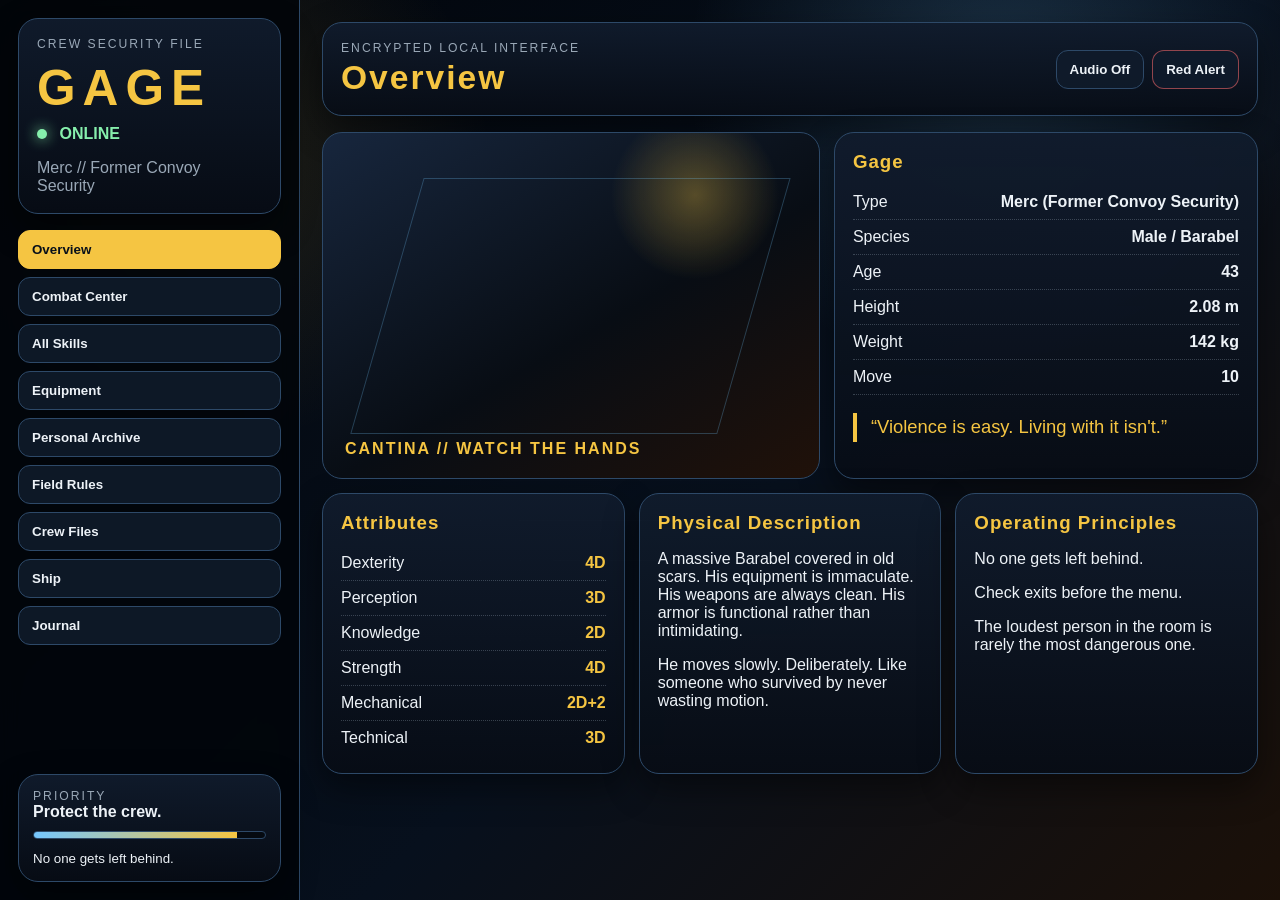
<file: index.html>
<!doctype html><html lang="en"><head><meta charset="utf-8"><meta name="viewport" content="width=device-width,initial-scale=1"><title>Outer Rim Datapad // GAGE</title><link rel="stylesheet" href="css/style.css"></head><body>
<div id="boot" class="boot"><div class="boot-panel"><div class="boot-scan"></div><div class="boot-title">OUTER RIM SECURITY DATAPAD</div><div class="boot-grid"><span>LOCAL NODE</span><b>ACTIVE</b><span>SUBJECT FILE</span><b>GAGE</b><span>BIOMETRIC MATCH</span><b>BARABEL</b><span>ARCHIVE ACCESS</span><b>PARTIAL</b></div><div class="boot-progress"><i></i></div><p class="boot-access">ACCESS GRANTED</p></div></div>
<main class="layout"><aside class="sidebar"><section class="id-card"><div class="kicker">CREW SECURITY FILE</div><h1>GAGE</h1><div class="online"><i></i> ONLINE</div><p>Merc // Former Convoy Security</p></section><nav id="nav" class="nav"><button class="active" data-view="overview">Overview</button><button data-view="combat">Combat Center</button><button data-view="skills">All Skills</button><button data-view="equipment">Equipment</button><button data-view="archive">Personal Archive</button><button data-view="rules">Field Rules</button><button data-view="crew">Crew Files</button><button data-view="ship">Ship</button><button data-view="journal">Journal</button></nav><section class="side-note"><div class="kicker">Priority</div><strong>Protect the crew.</strong><div class="meter"><i></i></div><small>No one gets left behind.</small></section></aside>
<section class="main"><header class="topbar"><div><div class="kicker">Encrypted Local Interface</div><h2 id="viewTitle">Overview</h2></div><div class="top-actions"><button id="audioBtn" class="chip">Audio Off</button><button id="alertBtn" class="chip danger">Red Alert</button></div></header><section id="view" class="view"></section></section></main>
<div id="modal" class="modal hidden"><div class="modal-card"><button id="closeModal" class="close">×</button><h3 id="modalTitle"></h3><div id="modalBody"></div></div></div>
<script src="js/data.js"></script><script src="js/dice.js"></script><script src="js/app.js"></script></body></html>
</file>
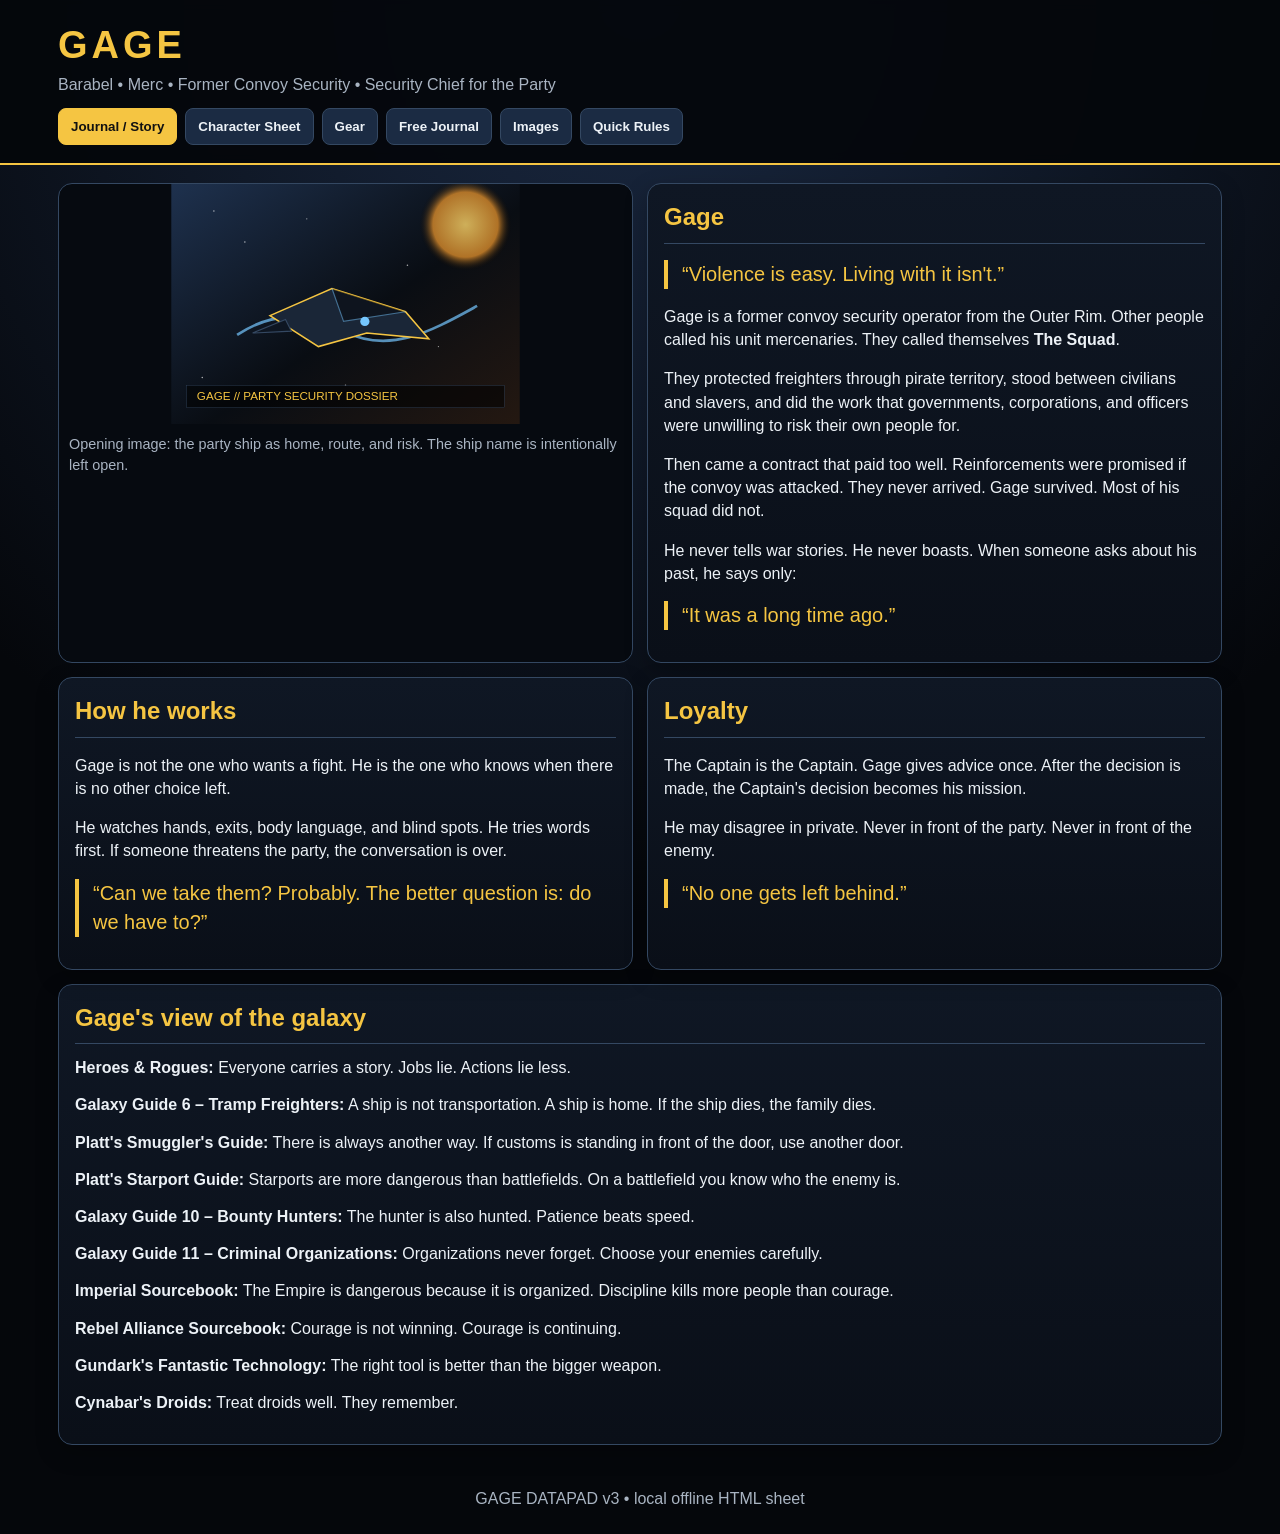
<file: index.html.html>
<!doctype html>
<html lang="en">
<head>
  <meta charset="utf-8">
  <meta name="viewport" content="width=device-width, initial-scale=1">
  <title>GAGE – Star Wars D6 Datapad</title>
  <style>
    :root{
      --bg:#05070b; --panel:#0f1724; --panel2:#172235; --line:#344862;
      --gold:#f5c542; --text:#edf2f7; --muted:#a9b4c2; --blue:#75c7ff; --green:#86efac;
      --red:#ff7a7a; --ink:#05070a;
    }
    *{box-sizing:border-box}
    body{margin:0;background:radial-gradient(circle at top,#1a2942 0,#05070b 55%);color:var(--text);font-family:Arial,Helvetica,sans-serif;line-height:1.45}
    header{border-bottom:2px solid var(--gold);background:rgba(5,7,11,.94);position:sticky;top:0;z-index:10;backdrop-filter:blur(6px)}
    .wrap{max-width:1200px;margin:auto;padding:18px}
    h1{margin:0;color:var(--gold);letter-spacing:4px;font-size:38px}
    h2{color:var(--gold);margin:0 0 12px;border-bottom:1px solid var(--line);padding-bottom:8px}
    h3{color:var(--blue);margin:16px 0 8px}
    .nav{display:flex;gap:8px;flex-wrap:wrap;margin-top:12px}
    .nav button,.btn{background:#1b2b43;color:var(--text);border:1px solid var(--line);border-radius:8px;padding:10px 12px;cursor:pointer;font-weight:bold}
    .nav button.active,.btn.gold{background:var(--gold);color:#111;border-color:var(--gold)}
    .btn.red{background:#41212a;border-color:#7f1d1d}
    .page{display:none}.page.active{display:block}
    .grid{display:grid;grid-template-columns:repeat(auto-fit,minmax(280px,1fr));gap:14px}
    .grid2{display:grid;grid-template-columns:1fr 1fr;gap:14px}
    @media(max-width:800px){.grid2{grid-template-columns:1fr}h1{font-size:30px}}
    .card{background:linear-gradient(180deg,var(--panel),#0a0f18);border:1px solid var(--line);border-radius:14px;padding:16px;box-shadow:0 8px 22px rgba(0,0,0,.25)}
    .row{display:flex;justify-content:space-between;gap:10px;border-bottom:1px dotted #34465f;padding:6px 0}
    .skill{cursor:pointer;border-radius:8px;padding:7px 9px;margin:3px 0;background:#101a27;border:1px solid transparent;display:flex;justify-content:space-between}
    .skill:hover{border-color:var(--gold);background:#1d2b3e}
    .die{color:var(--gold);font-weight:bold}
    .muted{color:var(--muted)} .quote{font-size:20px;color:var(--gold);border-left:4px solid var(--gold);padding-left:14px;margin:16px 0}
    .tag{display:inline-block;background:#21304a;border:1px solid #405676;border-radius:999px;padding:5px 9px;margin:4px;color:#dce8f7}
    input,textarea,select{width:100%;background:#070b10;color:var(--text);border:1px solid var(--line);border-radius:8px;padding:8px;margin:4px 0 10px}
    textarea{min-height:150px}
    .journalbox{min-height:440px}
    .modal{display:none;position:fixed;inset:0;background:rgba(0,0,0,.72);z-index:99;align-items:center;justify-content:center;padding:18px}
    .modalbox{max-width:680px;width:100%;background:#101722;border:1px solid var(--gold);border-radius:14px;padding:18px}
    .diceout{background:#05070a;border:1px solid var(--line);padding:10px;border-radius:8px;margin-top:10px;min-height:42px}
    .close{float:right;background:transparent;color:var(--text);border:1px solid var(--line);border-radius:6px;padding:6px 10px;cursor:pointer}
    .worldnote{border-left:3px solid var(--blue);padding-left:12px;margin:14px 0;color:#dbeafe}
    .book{margin-bottom:14px}
    .equip{padding:10px;border:1px solid #263850;border-radius:10px;background:#0d1520;margin:8px 0}
    .equip b{color:var(--gold)}
    .equip .why{color:#dbeafe}
    .equip .use{color:#c7f9cc}
    .customItem{display:flex;gap:8px;align-items:center;border-bottom:1px dotted #34465f;padding:8px 0}
    .customItem span{flex:1}
    .artgrid{display:grid;grid-template-columns:repeat(auto-fit,minmax(260px,1fr));gap:14px}
    .art{border:1px solid var(--line);border-radius:14px;overflow:hidden;background:#060a10}
    .art svg{width:100%;height:240px;display:block}
    .artcap{padding:10px;color:var(--muted);font-size:.9em}
    .footer{color:var(--muted);text-align:center;padding:24px}
  </style>
</head>
<body>
<header>
  <div class="wrap">
    <h1>GAGE</h1>
    <div class="muted">Barabel • Merc • Former Convoy Security • Security Chief for the Party</div>
    <div class="nav">
      <button class="active" onclick="showPage('journal',this)">Journal / Story</button>
      <button onclick="showPage('sheet',this)">Character Sheet</button>
      <button onclick="showPage('gear',this)">Gear</button>
      <button onclick="showPage('log',this)">Free Journal</button>
      <button onclick="showPage('gallery',this)">Images</button>
      <button onclick="showPage('rules',this)">Quick Rules</button>
    </div>
  </div>
</header>

<main class="wrap">
  <section id="journal" class="page active">
    <div class="grid2">
      <div class="art">
        <svg viewBox="0 0 900 620" xmlns="http://www.w3.org/2000/svg">
          <defs>
            <linearGradient id="space" x1="0" y1="0" x2="1" y2="1"><stop stop-color="#1e314e"/><stop offset=".55" stop-color="#090d13"/><stop offset="1" stop-color="#241811"/></linearGradient>
            <radialGradient id="sun"><stop stop-color="#ffd76a"/><stop offset=".7" stop-color="#d98b2b"/><stop offset="1" stop-color="transparent"/></radialGradient>
          </defs>
          <rect width="900" height="620" fill="url(#space)"/>
          <circle cx="760" cy="105" r="120" fill="url(#sun)" opacity=".8"/>
          <g opacity=".65">
            <circle cx="110" cy="70" r="2" fill="#fff"/><circle cx="190" cy="150" r="2" fill="#fff"/><circle cx="350" cy="90" r="1.5" fill="#fff"/><circle cx="610" cy="210" r="2" fill="#fff"/>
            <circle cx="690" cy="420" r="1.5" fill="#fff"/><circle cx="80" cy="500" r="2" fill="#fff"/><circle cx="450" cy="520" r="2" fill="#fff"/>
          </g>
          <path d="M170 390 C260 330 345 330 445 380 C565 442 675 378 790 315" stroke="#75c7ff" stroke-width="7" fill="none" opacity=".7"/>
          <g transform="translate(255,250)">
            <path d="M0 90 L160 20 L350 80 L410 150 L250 135 L125 170 Z" fill="#1a2637" stroke="#f5c542" stroke-width="4"/>
            <path d="M160 20 L190 105 L350 80" stroke="#75c7ff" stroke-width="3" opacity=".45"/>
            <circle cx="245" cy="105" r="12" fill="#75c7ff"/>
            <path d="M40 100 L-45 135 L55 130 Z" fill="#0e1622" stroke="#344862" stroke-width="3"/>
          </g>
          <rect x="40" y="520" width="820" height="58" fill="rgba(0,0,0,.55)" stroke="#344862"/>
          <text x="66" y="558" fill="#f5c542" font-family="Arial" font-size="30">GAGE // PARTY SECURITY DOSSIER</text>
        </svg>
        <div class="artcap">Opening image: the party ship as home, route, and risk. The ship name is intentionally left open.</div>
      </div>
      <div class="card">
        <h2>Gage</h2>
        <p class="quote">“Violence is easy. Living with it isn't.”</p>
        <p>Gage is a former convoy security operator from the Outer Rim. Other people called his unit mercenaries. They called themselves <b>The Squad</b>.</p>
        <p>They protected freighters through pirate territory, stood between civilians and slavers, and did the work that governments, corporations, and officers were unwilling to risk their own people for.</p>
        <p>Then came a contract that paid too well. Reinforcements were promised if the convoy was attacked. They never arrived. Gage survived. Most of his squad did not.</p>
        <p>He never tells war stories. He never boasts. When someone asks about his past, he says only:</p>
        <p class="quote">“It was a long time ago.”</p>
      </div>
    </div>

    <div class="grid" style="margin-top:14px">
      <div class="card">
        <h2>How he works</h2>
        <p>Gage is not the one who wants a fight. He is the one who knows when there is no other choice left.</p>
        <p>He watches hands, exits, body language, and blind spots. He tries words first. If someone threatens the party, the conversation is over.</p>
        <p class="quote">“Can we take them? Probably. The better question is: do we have to?”</p>
      </div>
      <div class="card">
        <h2>Loyalty</h2>
        <p>The Captain is the Captain. Gage gives advice once. After the decision is made, the Captain's decision becomes his mission.</p>
        <p>He may disagree in private. Never in front of the party. Never in front of the enemy.</p>
        <p class="quote">“No one gets left behind.”</p>
      </div>
    </div>

    <div class="card" style="margin-top:14px">
      <h2>Gage's view of the galaxy</h2>
      <div class="book"><b>Heroes & Rogues:</b> Everyone carries a story. Jobs lie. Actions lie less.</div>
      <div class="book"><b>Galaxy Guide 6 – Tramp Freighters:</b> A ship is not transportation. A ship is home. If the ship dies, the family dies.</div>
      <div class="book"><b>Platt's Smuggler's Guide:</b> There is always another way. If customs is standing in front of the door, use another door.</div>
      <div class="book"><b>Platt's Starport Guide:</b> Starports are more dangerous than battlefields. On a battlefield you know who the enemy is.</div>
      <div class="book"><b>Galaxy Guide 10 – Bounty Hunters:</b> The hunter is also hunted. Patience beats speed.</div>
      <div class="book"><b>Galaxy Guide 11 – Criminal Organizations:</b> Organizations never forget. Choose your enemies carefully.</div>
      <div class="book"><b>Imperial Sourcebook:</b> The Empire is dangerous because it is organized. Discipline kills more people than courage.</div>
      <div class="book"><b>Rebel Alliance Sourcebook:</b> Courage is not winning. Courage is continuing.</div>
      <div class="book"><b>Gundark's Fantastic Technology:</b> The right tool is better than the bigger weapon.</div>
      <div class="book"><b>Cynabar's Droids:</b> Treat droids well. They remember.</div>
    </div>
  </section>

  <section id="sheet" class="page">
    <div class="grid">
      <div class="card">
        <h2>Basic Info</h2>
        <div class="row"><b>Name</b><span>Gage</span></div>
        <div class="row"><b>Species</b><span>Barabel</span></div>
        <div class="row"><b>Template</b><span>Merc</span></div>
        <div class="row"><b>Type</b><span>Former Convoy Security</span></div>
        <div class="row"><b>Party Role</b><span>Security Chief / Gunner</span></div>
        <div class="row"><b>Move</b><span>10</span></div>
      </div>
      <div class="card">
        <h2>Points</h2>
        <label>Character Points</label><input id="cp" value="0">
        <label>Force Points</label><input id="fp" value="1">
        <label>Dark Side Points</label><input id="dsp" value="0">
        <label>Credits</label><input id="credits" value="1000">
        <button class="btn gold" onclick="save()">Save</button>
      </div>
    </div>

    <div class="card" style="margin-top:14px">
      <h2>Click a skill to roll</h2>
      <div class="grid">
        <div><h3>Dexterity 4D</h3>
          <div class="skill" onclick="openSkill('Blaster',6,'Firing blaster pistols, heavy blasters, carbines, and rifles.')"><span>Blaster</span><span class="die">6D</span></div>
          <div class="skill" onclick="openSkill('Brawling Parry',4,'Blocking punches, kicks, and unarmed attacks.')"><span>Brawling Parry</span><span class="die">4D</span></div>
          <div class="skill" onclick="openSkill('Dodge',6,'Avoiding blaster fire, grenades, and ranged attacks.')"><span>Dodge</span><span class="die">6D</span></div>
          <div class="skill" onclick="openSkill('Grenade',4,'Throwing smoke, stun, flash, or fragmentation grenades.')"><span>Grenade</span><span class="die">4D</span></div>
          <div class="skill" onclick="openSkill('Melee Combat',5,'Attacking with a vibroblade, knife, staff, or other melee weapon.')"><span>Melee Combat</span><span class="die">5D</span></div>
          <div class="skill" onclick="openSkill('Melee Parry',5,'Blocking melee weapons.')"><span>Melee Parry</span><span class="die">5D</span></div>
          <div class="skill" onclick="openSkill('Vehicle Blasters',4,'Firing weapons mounted on ground vehicles.')"><span>Vehicle Blasters</span><span class="die">4D</span></div>
        </div>
        <div><h3>Perception 3D</h3>
          <div class="skill" onclick="openSkill('Command',4,'Giving clear orders under pressure. Making people listen.')"><span>Command</span><span class="die">4D</span></div>
          <div class="skill" onclick="openSkill('Con',3,'Lying, bluffing, playing innocent.')"><span>Con</span><span class="die">3D</span></div>
          <div class="skill" onclick="openSkill('Gambling',3,'Sabacc, risk, odds, and reading the table.')"><span>Gambling</span><span class="die">3D</span></div>
          <div class="skill" onclick="openSkill('Hide',3,'Hiding objects, weapons, or contraband.')"><span>Hide</span><span class="die">3D</span></div>
          <div class="skill" onclick="openSkill('Search',4,'Spotting ambushes, weapons, traps, hidden doors, and threats.')"><span>Search</span><span class="die">4D</span></div>
          <div class="skill" onclick="openSkill('Sneak',3,'Moving quietly and avoiding detection.')"><span>Sneak</span><span class="die">3D</span></div>
        </div>
        <div><h3>Knowledge 2D</h3>
          <div class="skill" onclick="openSkill('Alien Species',2,'Knowledge of species, behavior, and special abilities.')"><span>Alien Species</span><span class="die">2D</span></div>
          <div class="skill" onclick="openSkill('Languages',2,'Understanding and speaking languages.')"><span>Languages</span><span class="die">2D</span></div>
          <div class="skill" onclick="openSkill('Planetary Systems',2,'Planets, trade routes, and local hazards.')"><span>Planetary Systems</span><span class="die">2D</span></div>
          <div class="skill" onclick="openSkill('Streetwise',2,'Underworld contacts, smuggling routes, and local risks.')"><span>Streetwise</span><span class="die">2D</span></div>
          <div class="skill" onclick="openSkill('Survival',2,'Surviving deserts, snow, jungles, and wilderness.')"><span>Survival</span><span class="die">2D</span></div>
        </div>
        <div><h3>Strength 4D</h3>
          <div class="skill" onclick="openSkill('Brawling',4,'Unarmed fighting: punches, kicks, holds, and grapples.')"><span>Brawling</span><span class="die">4D</span></div>
          <div class="skill" onclick="openSkill('Climbing/Jumping',4,'Climbing, jumping, and crossing obstacles.')"><span>Climbing/Jumping</span><span class="die">4D</span></div>
          <div class="skill" onclick="openSkill('Lifting',4,'Lifting, carrying, forcing things open.')"><span>Lifting</span><span class="die">4D</span></div>
          <div class="skill" onclick="openSkill('Stamina',4,'Endurance, cold, heat, fatigue, poison.')"><span>Stamina</span><span class="die">4D</span></div>
          <div class="skill" onclick="openSkill('Swimming',4,'Swimming and handling water environments.')"><span>Swimming</span><span class="die">4D</span></div>
        </div>
        <div><h3>Mechanical 2D+2</h3>
          <div class="skill" onclick="openSkill('Beast Riding',2,'Riding animals. Base value 2D+2; roller uses 2D here for simplicity.')"><span>Beast Riding</span><span class="die">2D+2</span></div>
          <div class="skill" onclick="openSkill('Ground Vehicle Operation',2,'Driving ground vehicles. Base value 2D+2; roller uses 2D here for simplicity.')"><span>Ground Vehicle Operation</span><span class="die">2D+2</span></div>
          <div class="skill" onclick="openSkill('Repulsorlift Operation',2,'Driving landspeeders, airspeeders, and speeder bikes. Base value 2D+2; roller uses 2D here for simplicity.')"><span>Repulsorlift Operation</span><span class="die">2D+2</span></div>
          <div class="skill" onclick="openSkill('Starship Gunnery',4,'Firing ship cannons, turrets, and weapon systems.')"><span>Starship Gunnery</span><span class="die">4D</span></div>
          <div class="skill" onclick="openSkill('Walker Operation',2,'Operating walkers. Base value 2D+2; roller uses 2D here for simplicity.')"><span>Walker Operation</span><span class="die">2D+2</span></div>
        </div>
        <div><h3>Technical 3D</h3>
          <div class="skill" onclick="openSkill('Computer Programming/Repair',3,'Hacking, programming, and repairing computers.')"><span>Computer Programming/Repair</span><span class="die">3D</span></div>
          <div class="skill" onclick="openSkill('Demolitions',3,'Placing, understanding, or disarming explosives.')"><span>Demolitions</span><span class="die">3D</span></div>
          <div class="skill" onclick="openSkill('First Aid',4,'Stabilizing injured allies until the medic takes over.')"><span>First Aid</span><span class="die">4D</span></div>
          <div class="skill" onclick="openSkill('Security',4,'Locks, alarms, cameras, doors, weapon lockers, and security systems.')"><span>Security</span><span class="die">4D</span></div>
        </div>
      </div>
    </div>
  </section>

  <section id="gear" class="page">
    <div class="grid2">
      <div class="card">
        <h2>Gear with explanations</h2>
        <div id="fixedGear"></div>
      </div>
      <div class="card">
        <h2>Add custom gear</h2>
        <p class="muted">This is saved locally in your browser on this device. You do not need me for small gear edits.</p>
        <label>Name</label><input id="newItemName" placeholder="Example: Door wedges">
        <label>Description</label><textarea id="newItemDesc" placeholder="What is it for? Why does Gage carry it?"></textarea>
        <button class="btn gold" onclick="addItem()">Add item</button>
        <h3>Custom items</h3>
        <div id="customGear"></div>
      </div>
    </div>
  </section>

  <section id="log" class="page">
    <div class="card">
      <h2>Free Journal</h2>
      <p class="muted">Write session notes, contacts, debts, promises, suspicions, or things Gage never says out loud.</p>
      <textarea id="freeJournal" class="journalbox" placeholder="Session 1..."></textarea>
      <button class="btn gold" onclick="save()">Save journal</button>
    </div>
  </section>

  <section id="gallery" class="page">
    <div class="artgrid">
      <div class="art">
        <svg viewBox="0 0 900 620" xmlns="http://www.w3.org/2000/svg">
          <rect width="900" height="620" fill="#07090d"/>
          <path d="M0 470 C160 350 290 540 455 390 S690 340 900 260 V620 H0Z" fill="#3a2a19"/>
          <circle cx="705" cy="105" r="70" fill="#f5c542" opacity=".8"/>
          <path d="M115 345 L260 290 L480 315 L710 240" stroke="#75c7ff" stroke-width="8" fill="none"/>
          <circle cx="260" cy="290" r="12" fill="#75c7ff"/><circle cx="480" cy="315" r="12" fill="#75c7ff"/>
          <text x="42" y="66" fill="#f5c542" font-size="32" font-family="Arial">OUTER RIM TRADE ROUTE</text>
        </svg>
        <div class="artcap">Outer Rim route: where Gage learned that no job is simple.</div>
      </div>
      <div class="art">
        <svg viewBox="0 0 900 620" xmlns="http://www.w3.org/2000/svg">
          <rect width="900" height="620" fill="#111822"/>
          <rect x="115" y="92" width="670" height="405" rx="22" fill="#1b2b43" stroke="#31435d" stroke-width="6"/>
          <path d="M170 155 H725 M170 230 H725 M170 305 H725 M170 380 H725" stroke="#75c7ff" opacity=".35"/>
          <rect x="210" y="430" width="120" height="28" fill="#f5c542"/>
          <rect x="365" y="430" width="120" height="28" fill="#f5c542"/>
          <rect x="520" y="430" width="120" height="28" fill="#f5c542"/>
          <text x="170" y="137" fill="#f5c542" font-size="30" font-family="Arial">CARGO BAY // PARTY SHIP</text>
        </svg>
        <div class="artcap">Cargo bay: Gage's workplace when the ramp goes down.</div>
      </div>
      <div class="art">
        <svg viewBox="0 0 900 620" xmlns="http://www.w3.org/2000/svg">
          <rect width="900" height="620" fill="#0b0f16"/>
          <polygon points="120,490 450,85 780,490" fill="#1b2b43" stroke="#31435d" stroke-width="6"/>
          <path d="M450 85 V490 M285 290 H615" stroke="#75c7ff" opacity=".4" stroke-width="5"/>
          <circle cx="450" cy="335" r="48" fill="#f5c542"/>
          <text x="130" y="555" fill="#f5c542" font-size="30" font-family="Arial">STARPORT APPROACH VECTOR</text>
        </svg>
        <div class="artcap">Starports: more dangerous than battlefields because everyone smiles first.</div>
      </div>
      <div class="art">
        <svg viewBox="0 0 900 620" xmlns="http://www.w3.org/2000/svg">
          <rect width="900" height="620" fill="#12100c"/>
          <rect x="80" y="120" width="740" height="370" rx="18" fill="#181f2b" stroke="#f5c542" stroke-width="4"/>
          <circle cx="235" cy="305" r="76" fill="#3d4f3a"/>
          <rect x="365" y="190" width="300" height="38" fill="#31435d"/>
          <rect x="365" y="270" width="380" height="38" fill="#31435d"/>
          <rect x="365" y="350" width="245" height="38" fill="#31435d"/>
          <text x="110" y="82" fill="#f5c542" font-size="32" font-family="Arial">ISB DOSSIER // SUBJECT: GAGE</text>
        </svg>
        <div class="artcap">Dossier style: someone has a file on him. He already knows.</div>
      </div>
    </div>
  </section>

  <section id="rules" class="page">
    <div class="card">
      <h2>Quick Rules for Gage</h2>
      <p><b>To hit:</b> Click Blaster 6D. Roll against the difficulty or the enemy's Dodge.</p>
      <p><b>Damage:</b> If you hit, roll weapon damage, such as DL-6H = 5D. The target rolls Strength + Armor.</p>
      <p><b>Barabel Armor:</b> Gage gets +2D against physical damage and +1D against energy/blasters.</p>
      <p><b>Dodge:</b> Used to avoid being hit. Multiple actions in the same round usually give penalties.</p>
      <p><b>Move 10:</b> Normal movement is roughly 10 meters per round. All-out is roughly 20 meters, but you do nothing else.</p>
      <p class="worldnote">Gage's standard question when entering a room: Where are the exits? Who is armed? Who is nervous? Where is the Captain?</p>
    </div>
  </section>
</main>

<div id="modal" class="modal" onclick="if(event.target.id==='modal') closeModal()">
  <div class="modalbox">
    <button class="close" onclick="closeModal()">X</button>
    <h2 id="skillName">Skill</h2>
    <p id="skillDesc"></p>
    <button class="btn gold" id="rollBtn">Roll</button>
    <div id="diceout" class="diceout"></div>
  </div>
</div>

<div class="footer">GAGE DATAPAD v3 • local offline HTML sheet</div>

<script>
const fixedGear = [
  ["DL-6H Heavy Blaster Pistol","Gage's service weapon. Long range for a heavy blaster pistol. He draws it late, but maintains it constantly.","When words no longer work."],
  ["SoroSuub QuickSnap 36T Blaster Carbine","A compact carbine for corridors, boarding actions, and shipboard fighting. Less awkward than a full rifle.","When the ramp goes down or someone boards the ship."],
  ["Military Vibroblade","Carried as both a tool and a last resort. It suits Gage because it is practical, not flashy.","When someone gets too close or technology fails."],
  ["Comlink","Basic communication with the party.","Gage always wants to know where the Captain and the medic are."],
  ["Motion Tracker","Detects movement in corridors, cargo holds, ruins, or derelicts.","Gage's 'something is wrong' tool."],
  ["Macrobinoculars","Long-distance observation, watching meeting sites, and checking landing zones.","Gage prefers prepared over brave."],
  ["Smoke Grenades","Creates cover. Good for retreat, protecting the Captain, or breaking a firefight.","Non-lethal. Very Gage."],
  ["Medpac","First aid until the real medic takes over.","Everyone comes home."],
  ["Binder Cuffs","For ending problems without killing anyone.","Gage prefers prisoners to bodies."],
  ["Breath Mask","Toxic atmosphere, smoke, gas, damaged ships.","A veteran does not forget basic survival gear."],
  ["Power Packs","Extra ammunition for blasters.","No serious security chief runs dry."],
  ["Protective Combat Helmet","Practical protection. Not worn to look dangerous.","Gage chooses function over style."],
  ["Backpack","Carries what cannot be lost.","Gage's go-bag."],
  ["Personal token from The Squad","A small reminder from those who did not come home.","No mechanical effect. Strong roleplay effect."]
];

function renderFixedGear(){
  const box=document.getElementById('fixedGear');
  box.innerHTML=fixedGear.map(x=>`<div class="equip"><b>${x[0]}</b><br><span class="why">${x[1]}</span><br><span class="use"><b>Use:</b> ${x[2]}</span></div>`).join('');
}
function showPage(id,btn){
  document.querySelectorAll('.page').forEach(p=>p.classList.remove('active'));
  document.getElementById(id).classList.add('active');
  document.querySelectorAll('.nav button').forEach(b=>b.classList.remove('active'));
  btn.classList.add('active');
}
function openSkill(name,dice,desc){
  document.getElementById('skillName').textContent=name+' '+dice+'D';
  document.getElementById('skillDesc').textContent=desc;
  document.getElementById('diceout').innerHTML='';
  document.getElementById('rollBtn').onclick=function(){ roll(name,dice); };
  document.getElementById('modal').style.display='flex';
}
function closeModal(){document.getElementById('modal').style.display='none'}
function roll(name,dice){
  let rolls=[], total=0;
  for(let i=0;i<dice;i++){let r=Math.floor(Math.random()*6)+1;rolls.push(r);total+=r;}
  document.getElementById('diceout').innerHTML='<b>'+name+'</b><br>Rolls: '+rolls.join(', ')+'<br><b>Total: '+total+'</b>';
}
function getCustomGear(){return JSON.parse(localStorage.getItem('gageCustomGearV3')||'[]')}
function setCustomGear(items){localStorage.setItem('gageCustomGearV3',JSON.stringify(items))}
function renderCustomGear(){
  const items=getCustomGear();
  const box=document.getElementById('customGear');
  if(items.length===0){box.innerHTML='<p class="muted">No custom gear yet.</p>';return}
  box.innerHTML=items.map((it,i)=>`<div class="customItem"><span><b>${it.name}</b><br><span class="muted">${it.desc}</span></span><button class="btn red" onclick="deleteItem(${i})">Remove</button></div>`).join('');
}
function addItem(){
  const name=document.getElementById('newItemName').value.trim();
  const desc=document.getElementById('newItemDesc').value.trim();
  if(!name){alert('Write a name first.');return}
  const items=getCustomGear(); items.push({name,desc});
  setCustomGear(items);
  document.getElementById('newItemName').value=''; document.getElementById('newItemDesc').value='';
  renderCustomGear();
}
function deleteItem(i){
  const items=getCustomGear(); items.splice(i,1); setCustomGear(items); renderCustomGear();
}
function save(){
  const data={
    cp:document.getElementById('cp')?.value,
    fp:document.getElementById('fp')?.value,
    dsp:document.getElementById('dsp')?.value,
    credits:document.getElementById('credits')?.value,
    freeJournal:document.getElementById('freeJournal')?.value
  };
  localStorage.setItem('gageSheetV4',JSON.stringify(data));
  alert('Saved in this browser.');
}
function load(){
  const data=JSON.parse(localStorage.getItem('gageSheetV4')||'{}');
  if(data.cp!==undefined && document.getElementById('cp')) cp.value=data.cp;
  if(data.fp!==undefined && document.getElementById('fp')) fp.value=data.fp;
  if(data.dsp!==undefined && document.getElementById('dsp')) dsp.value=data.dsp;
  if(data.credits!==undefined && document.getElementById('credits')) credits.value=data.credits;
  if(data.freeJournal!==undefined && document.getElementById('freeJournal')) freeJournal.value=data.freeJournal;
}
renderFixedGear(); renderCustomGear(); load();
</script>
</body>
</html>
</file>
<file: css/style.css>
:root{--bg:#02050a;--panel:#07101d;--panel2:#101b2c;--line:#2d4968;--line2:#5d7898;--gold:#f5c542;--cyan:#8be9ff;--blue:#75c7ff;--text:#edf2f7;--muted:#9aa8b7;--green:#86efac;--red:#ff6b6b;--shadow:rgba(0,0,0,.45)}*{box-sizing:border-box}body{margin:0;min-height:100vh;color:var(--text);font-family:Arial,Helvetica,sans-serif;background:radial-gradient(circle at 78% 8%,rgba(117,199,255,.18),transparent 24%),radial-gradient(circle at 16% 18%,rgba(245,197,66,.12),transparent 22%),linear-gradient(135deg,#02050a,#07101d 58%,#1b1008);overflow-x:hidden}body:before{content:"";position:fixed;inset:0;pointer-events:none;opacity:.38;background:linear-gradient(rgba(255,255,255,.028) 1px,transparent 1px),linear-gradient(90deg,rgba(255,255,255,.018) 1px,transparent 1px);background-size:40px 40px;mask-image:radial-gradient(circle at center,black,transparent 84%)}body.alert{--gold:#ff6b6b;--cyan:#ffb4b4;--blue:#ff8585}.boot{position:fixed;inset:0;z-index:999;display:grid;place-items:center;background:#02050a;animation:bootOut .7s ease 3.2s forwards}.boot-panel{position:relative;width:min(760px,92vw);padding:30px;border:1px solid var(--gold);background:#050a11;box-shadow:0 0 55px rgba(245,197,66,.18);overflow:hidden}.boot-scan{position:absolute;left:0;right:0;top:-10px;height:3px;background:var(--cyan);box-shadow:0 0 20px var(--cyan);animation:scan 1s linear infinite}.boot-title{color:var(--gold);font-weight:900;font-size:1.8rem;letter-spacing:3px;margin-bottom:18px}.boot-grid{display:grid;grid-template-columns:1fr auto;gap:8px;font-family:Consolas,monospace;color:var(--muted)}.boot-grid b{color:var(--cyan)}.boot-progress{height:10px;border:1px solid var(--line);border-radius:999px;margin:22px 0;overflow:hidden}.boot-progress i{display:block;height:100%;background:linear-gradient(90deg,var(--blue),var(--gold));animation:load 2.4s ease forwards}.boot-access{color:var(--gold);font-weight:900;letter-spacing:3px}.kicker{color:var(--muted);text-transform:uppercase;letter-spacing:2px;font-size:.76rem}@keyframes scan{to{transform:translateY(290px)}}@keyframes load{from{width:0}to{width:100%}}@keyframes bootOut{to{opacity:0;visibility:hidden}}.layout{display:grid;grid-template-columns:300px 1fr;min-height:100vh}.sidebar{position:sticky;top:0;height:100vh;padding:18px;background:rgba(2,5,10,.86);border-right:1px solid var(--line);backdrop-filter:blur(10px)}.id-card,.side-note,.topbar,.card,.modal-card,.doc-reader{background:linear-gradient(180deg,rgba(16,27,44,.96),rgba(7,12,21,.94));border:1px solid var(--line);border-radius:20px;box-shadow:0 14px 35px var(--shadow)}.id-card{padding:18px}.id-card h1{margin:8px 0;color:var(--gold);font-size:3.1rem;letter-spacing:7px}.id-card p{color:var(--muted);margin-bottom:0}.online{color:var(--green);font-weight:900}.online i{display:inline-block;width:10px;height:10px;border-radius:50%;background:var(--green);box-shadow:0 0 14px var(--green);margin-right:8px}.nav{display:grid;gap:8px;margin-top:16px}.nav button,.chip,.roll,.close,.doc-button{cursor:pointer;border:1px solid var(--line);border-radius:12px;background:rgba(16,27,44,.86);color:var(--text);padding:11px 13px;font-weight:800;transition:.14s}.nav button{text-align:left}.nav button:hover,.chip:hover,.roll:hover,.doc-button:hover{border-color:var(--gold);transform:translateY(-1px)}.nav button.active,.roll.primary,.doc-button.active{background:var(--gold);border-color:var(--gold);color:#08101a}.danger{border-color:rgba(255,107,107,.55)}.side-note{position:absolute;left:18px;right:18px;bottom:18px;padding:14px}.meter{height:8px;background:#050a11;border:1px solid var(--line);border-radius:99px;overflow:hidden;margin:10px 0}.meter i{display:block;height:100%;width:88%;background:linear-gradient(90deg,var(--blue),var(--gold))}.main{padding:22px}.topbar{display:flex;justify-content:space-between;gap:14px;align-items:center;padding:18px;margin-bottom:16px}.topbar h2{margin:4px 0 0;color:var(--gold);font-size:2.1rem;letter-spacing:2px}.top-actions{display:flex;gap:8px;flex-wrap:wrap}.view{animation:viewIn .18s ease}@keyframes viewIn{from{opacity:0;transform:translateY(8px)}to{opacity:1;transform:translateY(0)}}.grid{display:grid;grid-template-columns:repeat(auto-fit,minmax(260px,1fr));gap:14px}.grid2{display:grid;grid-template-columns:1.08fr .92fr;gap:14px}.card{padding:18px}.card h3{margin:0 0 12px;color:var(--gold);letter-spacing:1px}.row{display:flex;justify-content:space-between;gap:12px;padding:8px 0;border-bottom:1px dotted rgba(154,168,183,.32)}.row:last-child{border:0}.die{color:var(--gold);font-weight:900}.muted{color:var(--muted)}.quote{border-left:4px solid var(--gold);padding-left:14px;color:var(--gold);font-size:1.15rem;line-height:1.55}.hero,.ship-art,.archive-art,.combat-art,.gear-art{min-height:300px;border:1px solid var(--line);border-radius:20px;position:relative;overflow:hidden;background:radial-gradient(circle at 75% 18%,rgba(245,197,66,.32),transparent 18%),linear-gradient(150deg,#17263d,#080d14 56%,#201109)}.hero:before{content:"";position:absolute;inset:13%;border:1px solid rgba(117,199,255,.26);transform:skewX(-16deg)}.hero:after{content:"CANTINA // WATCH THE HANDS";position:absolute;left:22px;bottom:20px;color:var(--gold);font-weight:900;letter-spacing:2px}.ship-art:after{content:"PARTY SHIP // NAME OPEN";position:absolute;left:22px;bottom:20px;color:var(--gold);font-weight:900;letter-spacing:2px}.archive-art:after{content:"RECOVERED PERSONNEL FILES";position:absolute;left:22px;bottom:20px;color:var(--gold);font-weight:900;letter-spacing:2px}.combat-art:after{content:"BOARDING DRILL // LOW LIGHT";position:absolute;left:22px;bottom:20px;color:var(--gold);font-weight:900;letter-spacing:2px}.gear-art:after{content:"WORKBENCH // TOOLS ARE PROMISES";position:absolute;left:22px;bottom:20px;color:var(--gold);font-weight:900;letter-spacing:2px}.tablewrap{overflow-x:auto}table{width:100%;border-collapse:collapse}th,td{border:1px solid var(--line);padding:10px;text-align:left;vertical-align:top}th{background:rgba(16,27,44,.95);color:var(--gold)}.roll{display:inline-block;margin:3px;padding:8px 10px}.output{min-height:78px;background:#050a11;border:1px solid var(--line);border-radius:16px;padding:12px;margin-top:12px}.dice{display:flex;flex-wrap:wrap;gap:8px;margin:10px 0}.face{display:grid;place-items:center;width:44px;height:44px;border:1px solid var(--gold);border-radius:10px;background:rgba(245,197,66,.09);color:var(--gold);font-weight:900;animation:pop .2s ease}@keyframes pop{from{transform:rotate(-16deg) scale(.72);opacity:.4}to{transform:rotate(0) scale(1);opacity:1}}.skill,.gear,.rule,.crew-card{cursor:pointer;border:1px solid var(--line);border-radius:16px;background:rgba(16,27,44,.70);padding:14px;transition:.14s}.skill:hover,.gear:hover,.rule:hover,.crew-card:hover{border-color:var(--gold);transform:translateY(-2px)}.skill .top,.gear .top{display:flex;justify-content:space-between;gap:10px}.tag{display:inline-block;padding:4px 8px;border:1px solid var(--line2);border-radius:999px;color:var(--cyan);font-size:.78rem;margin:3px 4px 3px 0}.archive-layout{display:grid;grid-template-columns:310px 1fr;gap:14px}.doc-list{display:grid;gap:8px}.doc-reader{padding:22px;min-height:520px}.doc-reader h3{color:var(--gold);margin-top:0}.doc-meta{color:var(--muted);border-bottom:1px solid var(--line);padding-bottom:12px;margin-bottom:16px}.doc-text{white-space:pre-line;line-height:1.75;font-size:1.04rem}textarea{width:100%;min-height:430px;resize:vertical;background:#050a11;color:var(--text);border:1px solid var(--line);border-radius:16px;padding:14px;font-family:Consolas,monospace}.modal.hidden{display:none}.modal{position:fixed;inset:0;z-index:1000;display:grid;place-items:center;background:rgba(0,0,0,.75);padding:18px}.modal-card{width:min(780px,96vw);max-height:88vh;overflow:auto;padding:18px}.close{float:right;padding:6px 11px}.modal-card h3{color:var(--gold);margin-top:0}@media(max-width:940px){.layout{grid-template-columns:1fr}.sidebar{position:relative;height:auto;border-right:0;border-bottom:1px solid var(--line)}.side-note{position:static;margin-top:14px}.grid2,.archive-layout{grid-template-columns:1fr}.topbar{align-items:flex-start;flex-direction:column}}
</file>
